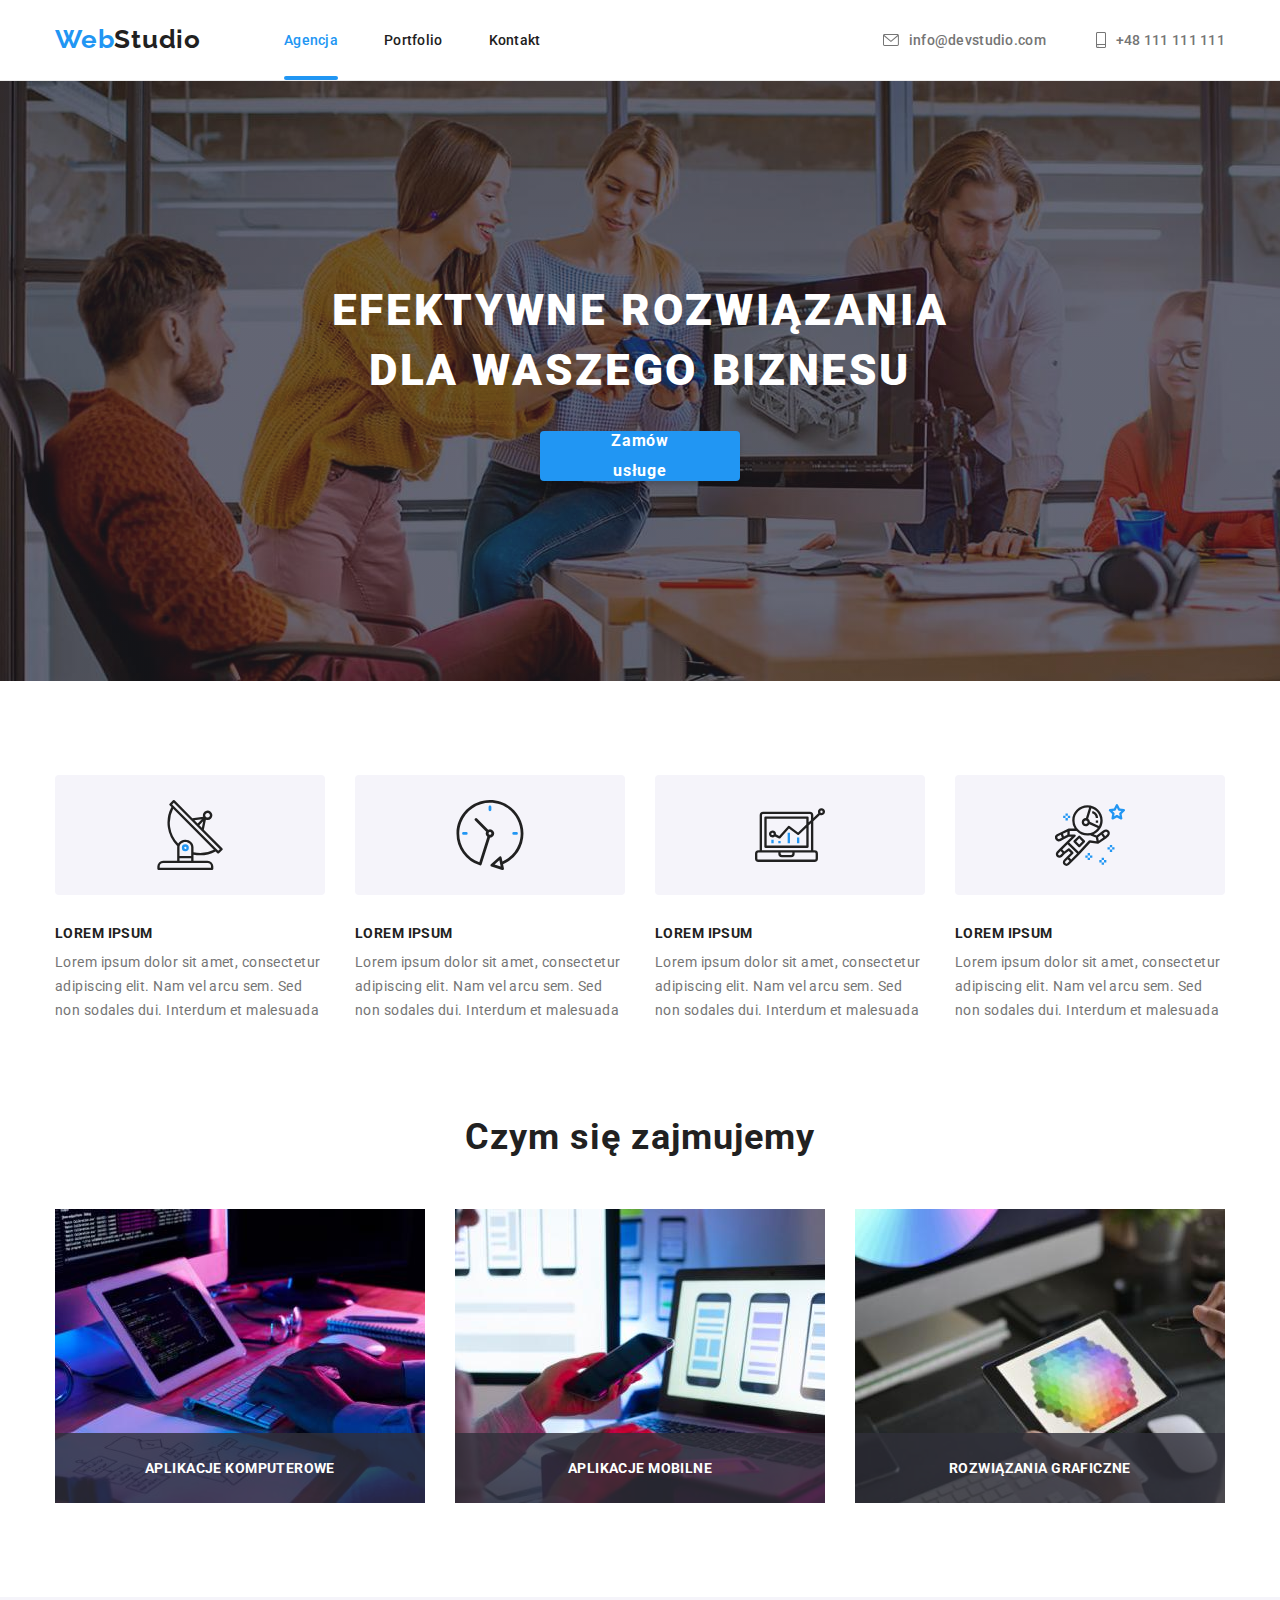
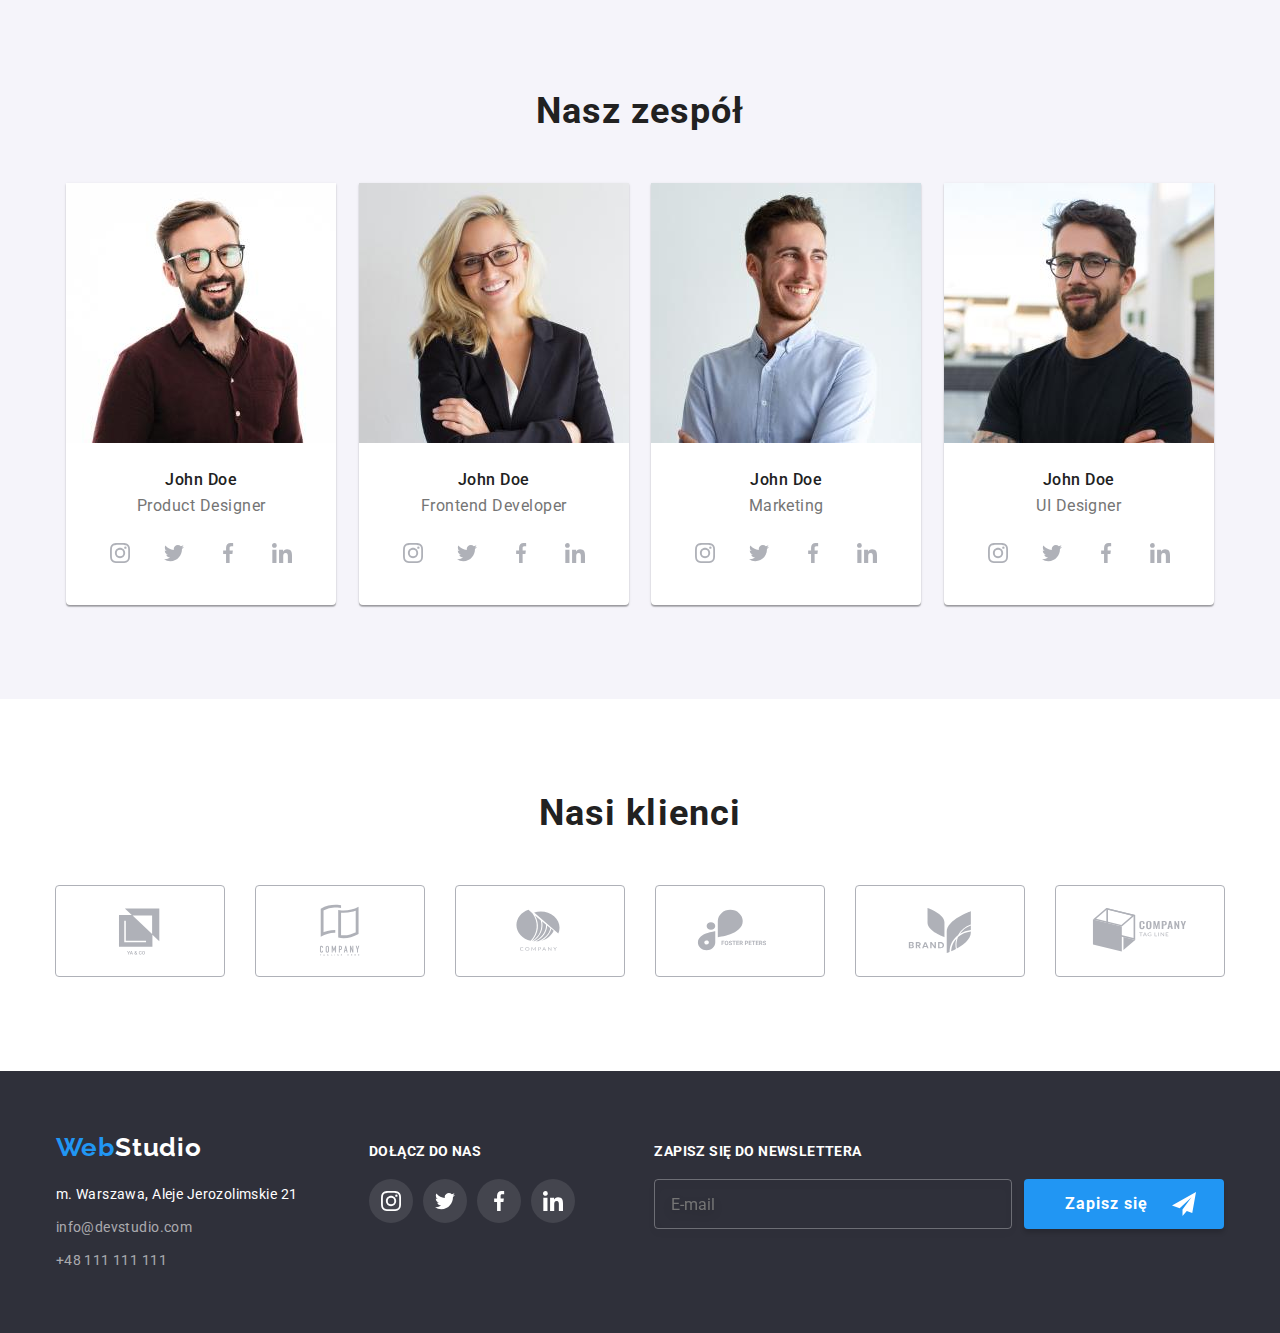
<file: index.html>
<!DOCTYPE html>
<html lang="pl">
	<head>
		<meta charset="UTF-8" />
		<meta http-equiv="X-UA-Compatible" content="IE=edge" />
		<meta name="description" content="Pierwszy projekt strony" />
		<meta name="viewport" content="width=device-width, initial-scale=1.0" />
		<link
			rel="stylesheet"
			href="https://cdnjs.cloudflare.com/ajax/libs/modern-normalize/1.1.0/modern-normalize.min.css"
		/>
		<link rel="preconnect" href="https://fonts.googleapis.com" />
		<link rel="preconnect" href="https://fonts.gstatic.com" crossorigin />
		<link
			href="https://fonts.googleapis.com/css2?family=Festive&family=Qahiri&family=Raleway:wght@700&family=Roboto:wght@400;500;700;900&family=Rubik:wght@300&display=swap"
			rel="stylesheet"
		/>
		<link rel="stylesheet" href="css/main.min.css" />
		<title>Studio</title>
	</head>

	<body>
		<header class="header">
			<div class="container">
				<a class="logo" href="index.html"
					>Web<span class="logo__accent--dark-theme">Studio</span></a
				>

				<nav class="navigation">
					<ul class="navigation__list list">
						<li class="navigation__item">
							<a
								class="navigation__link navigation__link--active"
								href="index.html"
								>Agencja</a
							>
						</li>
						<li class="navigation__item">
							<a class="navigation__link" href="portfolio.html">Portfolio</a>
						</li>
						<li class="navigation__item">
							<a class="navigation__link" href="#">Kontakt</a>
						</li>
					</ul>
				</nav>
				<div class="contact">
					<a class="email" href="mailto:info@devstudio.com">
						<svg class="email__icon">
							<use href="images/icons.svg#envelope"></use></svg
						>info@devstudio.com</a
					>
					<a href="tel:+48111111111" class="phone-number">
						<svg class="phone-number__icon">
							<use href="images/icons.svg#smartphone"></use>
						</svg>
						+48 111 111 111</a
					>
				</div>

				<button mobile-menu-open type="button" class="menu-mobile__open">
					<svg class="menu-mobile__open-icon">
						<use href="./images/icons.svg#open"></use>
					</svg>
				</button>
			</div>

			<div mobile-menu class="menu-mobile backdrop is-hidden">
				<button
					type="button"
					class="close-btn menu-mobile__close-btn"
					mobile-menu-close
				>
					<svg class="close-btn__icon">
						<use href="images/icons.svg#close-icon"></use>
					</svg>
				</button>

				<ul class="menu-mobile__list">
					<li class="menu-mobile__item list">
						<a
							class="menu-mobile__link menu-mobile__link--active"
							href="index.html"
							>Agencja</a
						>
					</li>
					<li class="menu-mobile__item list">
						<a class="menu-mobile__link" href="portfolio.html">Portfolio</a>
					</li>
					<li class="menu-mobile__item list">
						<a class="menu-mobile__link" href="#">Kontakt</a>
					</li>
				</ul>
				<ul class="mobile-contacts">
					<li class="mobile-contacts__item list">
						<a
							class="mobile-contacts__link mobile-contacts__link--accent"
							href="tel:+48111111111"
						>
							+48 111 111 111</a
						>
					</li>
					<li class="mobile-contacts__item list">
						<a class="mobile-contacts__link" href="mailto:info@devstudio.com">
							info@devstudio.com</a
						>
					</li>
				</ul>
				<ul class="mobile-socials">
					<li class="mobile-socials__item list">
						<a href="" class="mobile-socials__link">Instagram</a>
					</li>
					<li class="mobile-socials__item list">
						<a href="" class="mobile-socials__link">Twitter</a>
					</li>
					<li class="mobile-socials__item list">
						<a href="" class="mobile-socials__link">Facebook</a>
					</li>
					<li class="mobile-socials__item list">
						<a href="" class="mobile-socials__link">LinkedIn</a>
					</li>
				</ul>
			</div>
		</header>

		<section class="hero">
			<div class="container">
				<h1 class="hero__header">EFEKTYWNE ROZWIĄZANIA DLA WASZEGO BIZNESU</h1>
				<button class="primary-btn" type="button" data-modal-open>
					Zamów usługe
				</button>
			</div>
		</section>

		<!-- Modal -->

		<div class="backdrop is-hidden" data-modal>
			<div class="modal">
				<button type="button" class="close-btn" data-modal-close>
					<svg class="close-btn__icon">
						<use href="images/icons.svg#close-icon"></use>
					</svg>
				</button>
				<h2 class="modal__header">Zostaw swoje dane w formularzu poniżej</h2>

				<form
					action="#"
					name="contact_form"
					autocomplete="on"
					class="modal__form"
				>
					<label for="modal-form-input-username" class="modal__label"
						>Imie
					</label>

					<div class="modal__input--position">
						<input
							type="text"
							name="username"
							class="modal__input"
							id="modal-form-input-username"
							required
						/>
						<svg class="modal__icon">
							<use href="images/icons.svg#person-black"></use>
						</svg>
					</div>

					<label for="modal-form-input-phonenumber" class="modal__label"
						>Telefon</label
					>
					<div class="modal__input--position">
						<input
							type="tel"
							name="userphone"
							class="modal__input"
							id="modal-form-input-phonenumber"
							required
						/>
						<svg class="modal__icon">
							<use href="images/icons.svg#phone-black"></use>
						</svg>
					</div>
					<label for="modal-form-input-useremail" class="modal__label"
						>Email</label
					>
					<div class="modal__input--position">
						<input
							type="email"
							name="useremail"
							class="modal__input"
							id="modal-form-input-useremail"
							required
						/>
						<svg class="modal__icon">
							<use href="images/icons.svg#email-black"></use>
						</svg>
					</div>
					<label for="modal-form-textarea" class="modal__label"
						>Komentarz</label
					>
					<textarea
						name="userfeedback"
						id="modal-form-textarea"
						class="modal__textarea"
						placeholder="Wprowadź tekst"
					></textarea>
					<div class="modal__checkbox--position">
						<input
							type="checkbox"
							name="accept-terms"
							id="modal-form-checkbox"
							class="modal__checkbox visually-hidden"
							required
						/>

						<label for="modal-form-checkbox" class="modal__terms"
							>Oświadczam iż akceptuję
							<a href="#" class="modal__links"> Regulamin</a> i
							<a href="#" class="modal__links">Politykę Prywatności.</a></label
						>
					</div>

					<button type="submit" class="primary-btn">Wyślij</button>
				</form>
			</div>
		</div>

		<main>
			<!-- Our atributes -->

			<section class="atributes">
				<div class="container">
					<h2 hidden>Nasze atuty</h2>
					<ul class="atributes__list list">
						<li class="atributes__item">
							<div class="atributes--icon-wrapper">
								<svg class="atributes__icon">
									<use href="images/icons.svg#antenna"></use>
								</svg>
							</div>
							<p class="atributes__header">LOREM IPSUM</p>
							<p class="atributes__text">
								Lorem ipsum dolor sit amet, consectetur adipiscing elit. Nam vel
								arcu sem. Sed non sodales dui. Interdum et malesuada
							</p>
						</li>
						<li class="atributes__item">
							<div class="atributes--icon-wrapper">
								<svg class="atributes__icon">
									<use href="images/icons.svg#clock"></use>
								</svg>
							</div>
							<p class="atributes__header">LOREM IPSUM</p>
							<p class="atributes__text">
								Lorem ipsum dolor sit amet, consectetur adipiscing elit. Nam vel
								arcu sem. Sed non sodales dui. Interdum et malesuada
							</p>
						</li>
						<li class="atributes__item">
							<div class="atributes--icon-wrapper">
								<svg class="atributes__icon">
									<use href="images/icons.svg#diagram"></use>
								</svg>
							</div>
							<p class="atributes__header">LOREM IPSUM</p>
							<p class="atributes__text">
								Lorem ipsum dolor sit amet, consectetur adipiscing elit. Nam vel
								arcu sem. Sed non sodales dui. Interdum et malesuada
							</p>
						</li>
						<li class="atributes__item">
							<div class="atributes--icon-wrapper">
								<svg class="atributes__icon">
									<use href="images/icons.svg#astronaut"></use>
								</svg>
							</div>
							<p class="atributes__header">LOREM IPSUM</p>
							<p class="atributes__text">
								Lorem ipsum dolor sit amet, consectetur adipiscing elit. Nam vel
								arcu sem. Sed non sodales dui. Interdum et malesuada
							</p>
						</li>
					</ul>
				</div>
			</section>

			<!-- What we do-->

			<section class="what-we-do">
				<div class="container">
					<h2 class="second-header">Czym się zajmujemy</h2>
					<ul class="what-we-do__list list">
						<li class="what-we-do__item">
							<img
								class="what-we-do__img"
								src="images/images_mainpage/whatwedo/1img370x294.jpg"
								srcset="images/images_mainpage/whatwedo/1img370x294@2x.jpg 2x"
								alt="klawiatura na biurku"
								width="370"
								height="294"
							/>
							<span class="what-we-do__text">Aplikacje komputerowe</span>
						</li>
						<li class="what-we-do__item">
							<img
								class="what-we-do__img"
								src="images/images_mainpage/whatwedo/2img370x294.jpg"
								srcset="images/images_mainpage/whatwedo/2img370x294@2x.jpg 2x"
								alt="laptop na biurku"
								width="370"
								height="294"
							/>
							<span class="what-we-do__text">Aplikacje mobilne</span>
						</li>
						<li class="what-we-do__item">
							<img
								class="what-we-do__img"
								src="images/images_mainpage/whatwedo/3img370x294.jpg"
								srcset="images/images_mainpage/whatwedo/3img370x294@2x.jpg 2x"
								alt="tablet w ręku"
								width="370"
								height="294"
							/>
							<span class="what-we-do__text">Rozwiązania graficzne</span>
						</li>
					</ul>
				</div>
			</section>

			<!-- Our team-->

			<section class="our-team section">
				<div class="container">
					<h2 class="second-header">Nasz zespół</h2>
					<ul class="our-team__list list">
						<li class="our-team__item">
							<picture class="our-team__img">
								<source
									srcset="
										images/images_mainpage/ourteam/1person270x260.jpg    1x,
										images/images_mainpage/ourteam/1person270x260@2x.jpg 2x
									"
									media="(min-width: 1200px)"
								/>
								<source
									srcset="
										images/images_mainpage/ourteam/1person354x374.jpg    1x,
										images/images_mainpage/ourteam/1person354x374@2x.jpg 2x
									"
									media="(min-width: 768px)"
								/>
								<source
									srcset="
										images/images_mainpage/ourteam/1person450x460.jpg    1x,
										images/images_mainpage/ourteam/1person450x460@2x.jpg 2x
									"
									media="(min-width: 480px)"
								/>
								<img
									class="our-team__img"
									src="images/images_mainpage/ourteam/1person270x260.jpg"
									alt="facet w okularach"
								/>
							</picture>

							<h3 class="our-team__employee">John Doe</h3>
							<p class="our-team__occupation">Product Designer</p>
							<ul class="socials-list list">
								<li class="socials-list__item">
									<a href="#" class="socials-list__link">
										<svg class="socials-list__icon">
											<use href="images/icons.svg#instagram"></use>
										</svg>
									</a>
								</li>
								<li class="socials-list__item">
									<a href="#" class="socials-list__link"
										><svg class="socials-list__icon">
											<use href="images/icons.svg#twitter"></use></svg
									></a>
								</li>
								<li class="socials-list__item">
									<a href="#" class="socials-list__link"
										><svg class="socials-list__icon">
											<use href="images/icons.svg#facebook"></use></svg
									></a>
								</li>
								<li class="socials-list__item">
									<a href="#" class="socials-list__link"
										><svg class="socials-list__icon">
											<use href="images/icons.svg#linkedin"></use></svg
									></a>
								</li>
							</ul>
						</li>
						<li class="our-team__item">
							<picture class="our-team__img">
								<source
									srcset="
										images/images_mainpage/ourteam/2person270x260.jpg    1x,
										images/images_mainpage/ourteam/2person270x260@2x.jpg 2x
									"
									media="(min-width: 1200px)"
								/>
								<source
									srcset="
										images/images_mainpage/ourteam/2person354x374.jpg    1x,
										images/images_mainpage/ourteam/2person354x374@2x.jpg 2x
									"
									media="(min-width: 768px)"
								/>
								<source
									srcset="
										images/images_mainpage/ourteam/2person450x460.jpg    1x,
										images/images_mainpage/ourteam/2person450x460@2x.jpg 2x
									"
									media="(min-width: 480px)"
								/>
								<img
									class="our-team__img"
									src="images/images_mainpage/ourteam/2person270x260.jpg"
									alt="kobieta w okularach"
								/>
							</picture>

							<h3 class="our-team__employee">John Doe</h3>
							<p class="our-team__occupation">Frontend Developer</p>
							<ul class="socials-list list">
								<li class="socials-list__item">
									<a href="#" class="socials-list__link">
										<svg class="socials-list__icon">
											<use href="images/icons.svg#instagram"></use>
										</svg>
									</a>
								</li>
								<li class="socials-list__item">
									<a href="#" class="socials-list__link"
										><svg class="socials-list__icon">
											<use href="images/icons.svg#twitter"></use></svg
									></a>
								</li>
								<li class="socials-list__item">
									<a href="#" class="socials-list__link"
										><svg class="socials-list__icon">
											<use href="images/icons.svg#facebook"></use></svg
									></a>
								</li>
								<li class="socials-list__item">
									<a href="#" class="socials-list__link"
										><svg class="socials-list__icon">
											<use href="images/icons.svg#linkedin"></use></svg
									></a>
								</li>
							</ul>
						</li>
						<li class="our-team__item">
							<picture class="our-team__img">
								<source
									srcset="
										images/images_mainpage/ourteam/3person270x260.jpg    1x,
										images/images_mainpage/ourteam/3person270x260@2x.jpg 2x
									"
									media="(min-width: 1200px)"
								/>
								<source
									srcset="
										images/images_mainpage/ourteam/3person354x374.jpg    1x,
										images/images_mainpage/ourteam/3person354x374@2x.jpg 2x
									"
									media="(min-width: 768px)"
								/>
								<source
									srcset="
										images/images_mainpage/ourteam/3person450x460.jpg    1x,
										images/images_mainpage/ourteam/3person450x460@2x.jpg 2x
									"
									media="(min-width: 480px)"
								/>
								<img
									class="our-team__img"
									src="images/images_mainpage/ourteam/3person270x260.jpg"
									alt="facet bez okularów"
								/>
							</picture>

							<h3 class="our-team__employee">John Doe</h3>
							<p class="our-team__occupation">Marketing</p>
							<ul class="socials-list list">
								<li class="socials-list__item">
									<a href="#" class="socials-list__link">
										<svg class="socials-list__icon">
											<use href="images/icons.svg#instagram"></use>
										</svg>
									</a>
								</li>
								<li class="socials-list__item">
									<a href="#" class="socials-list__link"
										><svg class="socials-list__icon">
											<use href="images/icons.svg#twitter"></use></svg
									></a>
								</li>
								<li class="socials-list__item">
									<a href="#" class="socials-list__link"
										><svg class="socials-list__icon">
											<use href="images/icons.svg#facebook"></use></svg
									></a>
								</li>
								<li class="socials-list__item">
									<a href="#" class="socials-list__link"
										><svg class="socials-list__icon">
											<use href="images/icons.svg#linkedin"></use></svg
									></a>
								</li>
							</ul>
						</li>
						<li class="our-team__item">
							<picture class="our-team__img">
								<source
									srcset="
										images/images_mainpage/ourteam/4person270x260.jpg    1x,
										images/images_mainpage/ourteam/4person270x260@2x.jpg 2x
									"
									media="(min-width: 1200px)"
								/>
								<source
									srcset="
										images/images_mainpage/ourteam/4person354x374.jpg    1x,
										images/images_mainpage/ourteam/4person354x374@2x.jpg 2x
									"
									media="(min-width: 768px)"
								/>
								<source
									srcset="
										images/images_mainpage/ourteam/4person450x460.jpg    1x,
										images/images_mainpage/ourteam/4person450x460@2x.jpg 2x
									"
									media="(min-width: 480px)"
								/>
								<img
									class="our-team__img"
									src="images/images_mainpage/ourteam/4person270x260.jpg"
									alt="facet w okularach"
								/>
							</picture>
							<h3 class="our-team__employee">John Doe</h3>
							<p class="our-team__occupation">UI Designer</p>
							<ul class="socials-list list">
								<li class="socials-list__item">
									<a href="#" class="socials-list__link">
										<svg class="socials-list__icon">
											<use href="images/icons.svg#instagram"></use>
										</svg>
									</a>
								</li>
								<li class="socials-list__item">
									<a href="#" class="socials-list__link"
										><svg class="socials-list__icon">
											<use href="images/icons.svg#twitter"></use></svg
									></a>
								</li>
								<li class="socials-list__item">
									<a href="#" class="socials-list__link"
										><svg class="socials-list__icon">
											<use href="images/icons.svg#facebook"></use></svg
									></a>
								</li>
								<li class="socials-list__item">
									<a href="#" class="socials-list__link"
										><svg class="socials-list__icon">
											<use href="images/icons.svg#linkedin"></use></svg
									></a>
								</li>
							</ul>
						</li>
					</ul>
				</div>
			</section>

			<!-- Our Clients -->

			<section class="our-clients section">
				<div class="container">
					<h2 class="second-header">Nasi klienci</h2>
					<ul class="our-clients__list list">
						<li class="our-clients__item">
							<a href="#" class="our-clients__link">
								<svg class="our-clients__icon">
									<use href="images/icons.svg#Client1"></use>
								</svg>
							</a>
						</li>
						<li class="our-clients__item">
							<a href="#" class="our-clients__link"
								><svg class="our-clients__icon">
									<use href="images/icons.svg#Client2"></use></svg
							></a>
						</li>
						<li class="our-clients__item">
							<a href="#" class="our-clients__link"
								><svg class="our-clients__icon">
									<use href="images/icons.svg#Client3"></use></svg
							></a>
						</li>
						<li class="our-clients__item">
							<a href="#" class="our-clients__link"
								><svg class="our-clients__icon">
									<use href="images/icons.svg#Client4"></use></svg
							></a>
						</li>
						<li class="our-clients__item">
							<a href="#" class="our-clients__link"
								><svg class="our-clients__icon">
									<use href="images/icons.svg#Client5"></use></svg
							></a>
						</li>
						<li class="our-clients__item">
							<a href="#" class="our-clients__link"
								><svg class="our-clients__icon">
									<use href="images/icons.svg#Client6"></use></svg
							></a>
						</li>
					</ul>
				</div>
			</section>
		</main>

		<footer class="footer">
			<div class="container section">
				<div class="address__wrapper">
					<a class="logo logo--footer" href="index.html"
						>Web<span class="logo__accent--light-theme">Studio</span></a
					>
					<address class="address">
						<ul class="address-list list">
							<li class="address-list__item">
								<a
									class="address-list__link address-list__link--light-theme"
									href="https://goo.gl/maps/AZBb3oWcoWajxazx5"
									target="_blank"
									>m. Warszawa, Aleje Jerozolimskie 21</a
								>
							</li>
							<li class="address-list__item">
								<a class="address-list__link" href="mailto:info@devstudio.com"
									>info@devstudio.com</a
								>
							</li>
							<li class="address-list__item">
								<a class="address-list__link" href="tel:+48111111111"
									>+48 111 111 111</a
								>
							</li>
						</ul>
					</address>
				</div>
				<div class="join-us__wrapper">
					<p class="join-us">DOŁĄCZ DO NAS</p>
					<ul class="socials-list list">
						<li class="socials-list__item social-padding">
							<a href="#" class="socials-list__link join-us--grey-link-theme">
								<svg class="socials-list__icon join-us--white-icon-theme">
									<use href="images/icons.svg#instagram"></use>
								</svg>
							</a>
						</li>
						<li class="socials-list__item social-padding">
							<a href="#" class="socials-list__link join-us--grey-link-theme"
								><svg class="socials-list__icon join-us--white-icon-theme">
									<use href="images/icons.svg#twitter"></use></svg
							></a>
						</li>
						<li class="socials-list__item social-padding">
							<a href="#" class="socials-list__link join-us--grey-link-theme"
								><svg class="socials-list__icon join-us--white-icon-theme">
									<use href="images/icons.svg#facebook"></use></svg
							></a>
						</li>
						<li class="socials-list__item social-padding">
							<a href="#" class="socials-list__link join-us--grey-link-theme"
								><svg class="socials-list__icon join-us--white-icon-theme">
									<use href="images/icons.svg#linkedin"></use></svg
							></a>
						</li>
					</ul>
				</div>
				<div class="sign-up__wrapper">
					<p class="sing-up">Zapisz się do newslettera</p>
					<form
						action="#"
						class="sign-up__form"
						name="signup_form"
						autocomplete="on"
					>
						<input
							class="sign-up__input"
							type="email"
							name="email"
							placeholder="E-mail"
							required
						/>

						<button class="primary-btn sign-up__btn" type="submit">
							Zapisz się
							<svg class="sign-up__icon">
								<use href="images/icons.svg#icon-send"></use>
							</svg>
						</button>
					</form>
				</div>
			</div>
		</footer>

		<script src="js/modal.js"></script>
		<script src="js/mobile-menu.js"></script>
	</body>
</html>
</file>
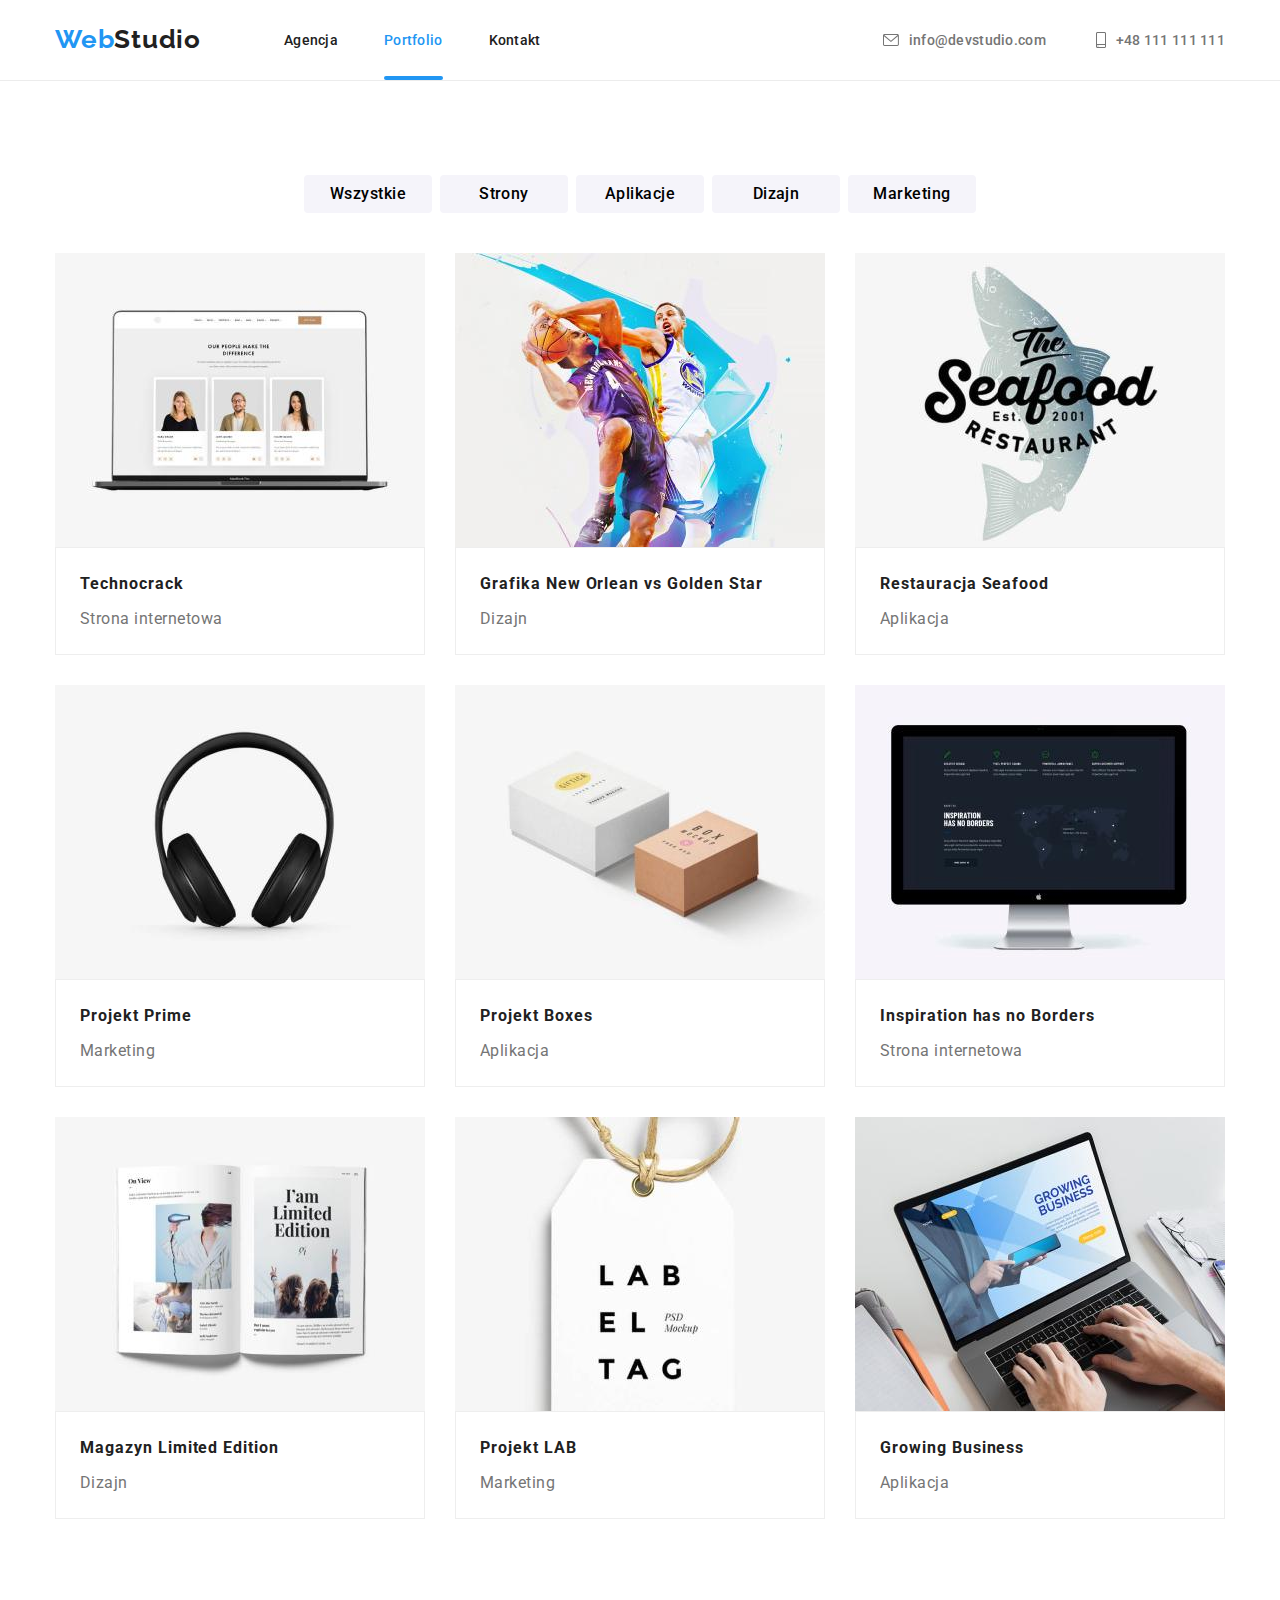
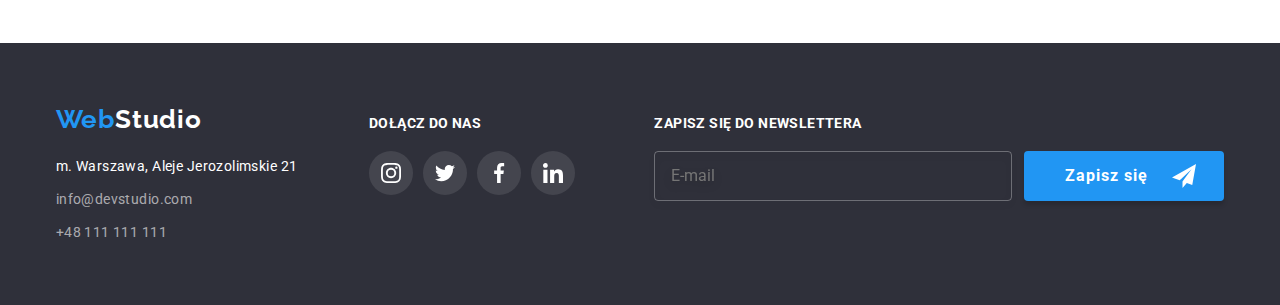
<file: portfolio.html>
<!DOCTYPE html>
<html lang="pl">
	<head>
		<meta charset="UTF-8" />
		<meta http-equiv="X-UA-Compatible" content="IE=edge" />
		<meta name="description" content="Pierwszy projekt strony" />
		<meta name="viewport" content="width=device-width, initial-scale=1.0" />

		<link
			rel="stylesheet"
			href="https://cdnjs.cloudflare.com/ajax/libs/modern-normalize/1.1.0/modern-normalize.min.css"
		/>
		<link rel="preconnect" href="https://fonts.googleapis.com" />
		<link rel="preconnect" href="https://fonts.gstatic.com" crossorigin />
		<link
			href="https://fonts.googleapis.com/css2?family=Festive&family=Qahiri&family=Raleway:wght@700&family=Roboto:wght@400;500;700;900&family=Rubik:wght@300&display=swap"
			rel="stylesheet"
		/>
		<link rel="stylesheet" href="css/main.min.css" />
		<title>Studio</title>
	</head>

	<body>
		<header class="header">
			<div class="container">
				<a class="logo" href="index.html"
					>Web<span class="logo__accent--dark-theme">Studio</span></a
				>

				<nav class="navigation">
					<ul class="navigation__list list">
						<li class="navigation__item">
							<a class="navigation__link" href="index.html">Agencja</a>
						</li>
						<li class="navigation__item">
							<a
								class="navigation__link navigation__link--active"
								href="portfolio.html"
								>Portfolio</a
							>
						</li>
						<li class="navigation__item">
							<a class="navigation__link" href="#">Kontakt</a>
						</li>
					</ul>
				</nav>
				<div class="contact">
					<a class="email" href="mailto:info@devstudio.com">
						<svg class="email__icon">
							<use href="images/icons.svg#envelope"></use></svg
						>info@devstudio.com</a
					>
					<a href="tel:+48111111111" class="phone-number">
						<svg class="phone-number__icon">
							<use href="images/icons.svg#smartphone"></use>
						</svg>
						+48 111 111 111</a
					>
				</div>

				<button mobile-menu-open type="button" class="menu-mobile__open">
					<svg class="menu-mobile__open-icon">
						<use href="./images/icons.svg#open"></use>
					</svg>
				</button>
			</div>

			<div mobile-menu class="menu-mobile backdrop is-hidden">
				<button
					type="button"
					class="close-btn menu-mobile__close-btn"
					mobile-menu-close
				>
					<svg class="close-btn__icon">
						<use href="images/icons.svg#close-icon"></use>
					</svg>
				</button>

				<ul class="menu-mobile__list">
					<li class="menu-mobile__item list">
						<a class="menu-mobile__link" href="index.html">Agencja</a>
					</li>
					<li class="menu-mobile__item list">
						<a
							class="menu-mobile__link menu-mobile__link--active"
							href="portfolio.html"
							>Portfolio</a
						>
					</li>
					<li class="menu-mobile__item list">
						<a class="menu-mobile__link" href="#">Kontakt</a>
					</li>
				</ul>
				<ul class="mobile-contacts">
					<li class="mobile-contacts__item list">
						<a
							class="mobile-contacts__link mobile-contacts__link--accent"
							href="tel:+48111111111"
						>
							+48 111 111 111</a
						>
					</li>
					<li class="mobile-contacts__item list">
						<a class="mobile-contacts__link" href="mailto:info@devstudio.com">
							info@devstudio.com</a
						>
					</li>
				</ul>
				<ul class="mobile-socials">
					<li class="mobile-socials__item list">
						<a href="" class="mobile-socials__link">Instagram</a>
					</li>
					<li class="mobile-socials__item list">
						<a href="" class="mobile-socials__link">Twitter</a>
					</li>
					<li class="mobile-socials__item list">
						<a href="" class="mobile-socials__link">Facebook</a>
					</li>
					<li class="mobile-socials__item list">
						<a href="" class="mobile-socials__link">LinkedIn</a>
					</li>
				</ul>
			</div>
		</header>

		<main>
			<section class="portfolio section">
				<div class="container">
					<ul class="filters__list list">
						<li class="filters__item">
							<button class="filters__btn" type="button">Wszystkie</button>
						</li>
						<li class="filters__item">
							<button class="filters__btn" type="button">Strony</button>
						</li>
						<li class="filters__item">
							<button class="filters__btn" type="button">Aplikacje</button>
						</li>
						<li class="filters__item">
							<button class="filters__btn" type="button">Dizajn</button>
						</li>
						<li class="filters__item">
							<button class="filters__btn" type="button">Marketing</button>
						</li>
					</ul>

					<ul class="projects__list list">
						<li class="projects__item">
							<div class="projects__wrapper">
								<picture class="projects__img">
									<source
										srcset="
											images/images_portfolio/1img370x294.jpg    1x,
											images/images_portfolio/1img370x294@2x.jpg 2x
										"
										media="(min-width: 1200px)"
									/>
									<source
										srcset="
											images/images_portfolio/1img354x294.jpg    1x,
											images/images_portfolio/1img354x294@2x.jpg 2x
										"
										media="(min-width: 768px)"
									/>
									<source
										srcset="
											images/images_portfolio/1img450x294.jpg    1x,
											images/images_portfolio/1img450x294@2x.jpg 2x
										"
										media="(min-width: 480px)"
									/>
									<img
										class="projects__img"
										src="images/images_portfolio/1img320x240.jpg "
										alt="obrazek otwartego laptopa"
									/>
								</picture>

								<div class="projects__text-popup">
									<p>
										Technocrack jest popularną platformą wykorzystywaną do
										rozpowszechniania koronawirusa. Firmy wykorzystują tę
										platformę do celów szpiegowskich i ataków na
										niezabezpieczone serwery konkurencji
									</p>
								</div>
							</div>
							<div class="projects__border">
								<p class="projects__title">Technocrack</p>
								<p class="projects__type">Strona internetowa</p>
							</div>
						</li>
						<li class="projects__item">
							<div class="projects__wrapper">
								<picture class="projects__img">
									<source
										srcset="
											images/images_portfolio/2img370x294.jpg    1x,
											images/images_portfolio/2img370x294@2x.jpg 2x
										"
										media="(min-width: 1200px)"
									/>
									<source
										srcset="
											images/images_portfolio/2img354x294.jpg    1x,
											images/images_portfolio/2img354x294@2x.jpg 2x
										"
										media="(min-width: 768px)"
									/>
									<source
										srcset="
											images/images_portfolio/2img450x294.jpg    1x,
											images/images_portfolio/2img450x294@2x.jpg 2x
										"
										media="(min-width: 480px)"
									/>
									<img
										class="projects__img"
										src="images/images_portfolio/2img320x240.jpg "
										alt="obrazek dwóch koszykarzy New Orlean i Golden Star"
									/>
								</picture>

								<div class="projects__text-popup">
									<p>
										Technocrack jest popularną platformą wykorzystywaną do
										rozpowszechniania koronawirusa. Firmy wykorzystują tę
										platformę do celów szpiegowskich i ataków na
										niezabezpieczone serwery konkurencji
									</p>
								</div>
							</div>
							<div class="projects__border">
								<p class="projects__title">Grafika New Orlean vs Golden Star</p>
								<p class="projects__type">Dizajn</p>
							</div>
						</li>
						<li class="projects__item">
							<div class="projects__wrapper">
								<picture class="projects__img">
									<source
										srcset="
											images/images_portfolio/3img370x294.jpg    1x,
											images/images_portfolio/3img370x294@2x.jpg 2x
										"
										media="(min-width: 1200px)"
									/>
									<source
										srcset="
											images/images_portfolio/3img354x294.jpg    1x,
											images/images_portfolio/3img354x294@2x.jpg 2x
										"
										media="(min-width: 768px)"
									/>
									<source
										srcset="
											images/images_portfolio/3img450x294.jpg    1x,
											images/images_portfolio/3img450x294@2x.jpg 2x
										"
										media="(min-width: 480px)"
									/>
									<img
										class="projects__img"
										src="images/images_portfolio/3img320x240.jpg "
										alt="logo restauracji Seafood"
									/>
								</picture>

								<div class="projects__text-popup">
									<p>
										Technocrack jest popularną platformą wykorzystywaną do
										rozpowszechniania koronawirusa. Firmy wykorzystują tę
										platformę do celów szpiegowskich i ataków na
										niezabezpieczone serwery konkurencji
									</p>
								</div>
							</div>
							<div class="projects__border">
								<p class="projects__title">Restauracja Seafood</p>
								<p class="projects__type">Aplikacja</p>
							</div>
						</li>
						<li class="projects__item">
							<div class="projects__wrapper">
								<picture class="projects__img">
									<source
										srcset="
											images/images_portfolio/4img370x294.jpg    1x,
											images/images_portfolio/4img370x294@2x.jpg 2x
										"
										media="(min-width: 1200px)"
									/>
									<source
										srcset="
											images/images_portfolio/4img354x294.jpg    1x,
											images/images_portfolio/4img354x294@2x.jpg 2x
										"
										media="(min-width: 768px)"
									/>
									<source
										srcset="
											images/images_portfolio/4img450x294.jpg    1x,
											images/images_portfolio/4img450x294@2x.jpg 2x
										"
										media="(min-width: 480px)"
									/>
									<img
										class="projects__img"
										src="images/images_portfolio/4img320x240.jpg "
										alt="obrazek słuchawek"
									/>
								</picture>
								<div class="projects__text-popup">
									<p>
										Technocrack jest popularną platformą wykorzystywaną do
										rozpowszechniania koronawirusa. Firmy wykorzystują tę
										platformę do celów szpiegowskich i ataków na
										niezabezpieczone serwery konkurencji
									</p>
								</div>
							</div>
							<div class="projects__border">
								<p class="projects__title">Projekt Prime</p>
								<p class="projects__type">Marketing</p>
							</div>
						</li>
						<li class="projects__item">
							<div class="projects__wrapper">
								<picture class="projects__img">
									<source
										srcset="
											images/images_portfolio/5img370x294.jpg    1x,
											images/images_portfolio/5img370x294@2x.jpg 2x
										"
										media="(min-width: 1200px)"
									/>
									<source
										srcset="
											images/images_portfolio/5img354x294.jpg    1x,
											images/images_portfolio/5img354x294@2x.jpg 2x
										"
										media="(min-width: 768px)"
									/>
									<source
										srcset="
											images/images_portfolio/5img450x294.jpg    1x,
											images/images_portfolio/5img450x294@2x.jpg 2x
										"
										media="(min-width: 480px)"
									/>
									<img
										class="projects__img"
										src="images/images_portfolio/5img320x240.jpg "
										alt="obrazek z dwoma pudełkami"
									/>
								</picture>
								<div class="projects__text-popup">
									<p>
										Technocrack jest popularną platformą wykorzystywaną do
										rozpowszechniania koronawirusa. Firmy wykorzystują tę
										platformę do celów szpiegowskich i ataków na
										niezabezpieczone serwery konkurencji
									</p>
								</div>
							</div>
							<div class="projects__border">
								<p class="projects__title">Projekt Boxes</p>
								<p class="projects__type">Aplikacja</p>
							</div>
						</li>
						<li class="projects__item">
							<div class="projects__wrapper">
								<picture class="projects__img">
									<source
										srcset="
											images/images_portfolio/6img370x294.jpg    1x,
											images/images_portfolio/6img370x294@2x.jpg 2x
										"
										media="(min-width: 1200px)"
									/>
									<source
										srcset="
											images/images_portfolio/6img354x294.jpg    1x,
											images/images_portfolio/6img354x294@2x.jpg 2x
										"
										media="(min-width: 768px)"
									/>
									<source
										srcset="
											images/images_portfolio/6img450x294.jpg    1x,
											images/images_portfolio/6img450x294@2x.jpg 2x
										"
										media="(min-width: 480px)"
									/>
									<img
										class="projects__img"
										src="images/images_portfolio/6img320x240.jpg "
										alt="obrazek monitora"
									/>
								</picture>
								<div class="projects__text-popup">
									<p>
										Technocrack jest popularną platformą wykorzystywaną do
										rozpowszechniania koronawirusa. Firmy wykorzystują tę
										platformę do celów szpiegowskich i ataków na
										niezabezpieczone serwery konkurencji
									</p>
								</div>
							</div>
							<div class="projects__border">
								<p class="projects__title">Inspiration has no Borders</p>
								<p class="projects__type">Strona internetowa</p>
							</div>
						</li>
						<li class="projects__item">
							<div class="projects__wrapper">
								<picture class="projects__img">
									<source
										srcset="
											images/images_portfolio/7img370x294.jpg    1x,
											images/images_portfolio/7img370x294@2x.jpg 2x
										"
										media="(min-width: 1200px)"
									/>
									<source
										srcset="
											images/images_portfolio/7img354x294.jpg    1x,
											images/images_portfolio/7img354x294@2x.jpg 2x
										"
										media="(min-width: 768px)"
									/>
									<source
										srcset="
											images/images_portfolio/7img450x294.jpg    1x,
											images/images_portfolio/7img450x294@2x.jpg 2x
										"
										media="(min-width: 480px)"
									/>
									<img
										class="projects__img"
										src="images/images_portfolio/7img320x240.jpg "
										alt="obrazek otwartego magazynu"
									/>
								</picture>
								<div class="projects__text-popup">
									<p>
										Technocrack jest popularną platformą wykorzystywaną do
										rozpowszechniania koronawirusa. Firmy wykorzystują tę
										platformę do celów szpiegowskich i ataków na
										niezabezpieczone serwery konkurencji
									</p>
								</div>
							</div>
							<div class="projects__border">
								<p class="projects__title">Magazyn Limited Edition</p>
								<p class="projects__type">Dizajn</p>
							</div>
						</li>
						<li class="projects__item">
							<div class="projects__wrapper">
								<picture class="projects__img">
									<source
										srcset="
											images/images_portfolio/8img370x294.jpg    1x,
											images/images_portfolio/8img370x294@2x.jpg 2x
										"
										media="(min-width: 1200px)"
									/>
									<source
										srcset="
											images/images_portfolio/8img354x294.jpg    1x,
											images/images_portfolio/8img354x294@2x.jpg 2x
										"
										media="(min-width: 768px)"
									/>
									<source
										srcset="
											images/images_portfolio/8img450x294.jpg    1x,
											images/images_portfolio/8img450x294@2x.jpg 2x
										"
										media="(min-width: 480px)"
									/>
									<img
										class="projects__img"
										src="images/images_portfolio/8img320x240.jpg "
										alt="obrazek z metką"
									/>
								</picture>
								<div class="projects__text-popup">
									<p>
										Technocrack jest popularną platformą wykorzystywaną do
										rozpowszechniania koronawirusa. Firmy wykorzystują tę
										platformę do celów szpiegowskich i ataków na
										niezabezpieczone serwery konkurencji
									</p>
								</div>
							</div>
							<div class="projects__border">
								<p class="projects__title">Projekt LAB</p>
								<p class="projects__type">Marketing</p>
							</div>
						</li>
						<li class="projects__item">
							<div class="projects__wrapper">
								<picture class="projects__img">
									<source
										srcset="
											images/images_portfolio/9img370x294.jpg    1x,
											images/images_portfolio/9img370x294@2x.jpg 2x
										"
										media="(min-width: 1200px)"
									/>
									<source
										srcset="
											images/images_portfolio/9img354x294.jpg    1x,
											images/images_portfolio/9img354x294@2x.jpg 2x
										"
										media="(min-width: 768px)"
									/>
									<source
										srcset="
											images/images_portfolio/9img450x294.jpg    1x,
											images/images_portfolio/9img450x294@2x.jpg 2x
										"
										media="(min-width: 480px)"
									/>
									<img
										class="projects__img"
										src="images/images_portfolio/9img320x240.jpg "
										alt="obrazek otwartego laptopa"
									/>
								</picture>
								<div class="projects__text-popup">
									<p>
										Technocrack jest popularną platformą wykorzystywaną do
										rozpowszechniania koronawirusa. Firmy wykorzystują tę
										platformę do celów szpiegowskich i ataków na
										niezabezpieczone serwery konkurencji
									</p>
								</div>
							</div>
							<div class="projects__border">
								<p class="projects__title">Growing Business</p>
								<p class="projects__type">Aplikacja</p>
							</div>
						</li>
					</ul>
				</div>
			</section>
		</main>

		<footer class="footer">
			<div class="container section">
				<div class="address__wrapper">
					<a class="logo logo--footer" href="index.html"
						>Web<span class="logo__accent--light-theme">Studio</span></a
					>
					<address class="address">
						<ul class="address-list list">
							<li class="address-list__item">
								<a
									class="address-list__link address-list__link--light-theme"
									href="https://goo.gl/maps/AZBb3oWcoWajxazx5"
									target="_blank"
									>m. Warszawa, Aleje Jerozolimskie 21</a
								>
							</li>
							<li class="address-list__item">
								<a class="address-list__link" href="mailto:info@devstudio.com"
									>info@devstudio.com</a
								>
							</li>
							<li class="address-list__item">
								<a class="address-list__link" href="tel:+48111111111"
									>+48 111 111 111</a
								>
							</li>
						</ul>
					</address>
				</div>
				<div class="join-us__wrapper">
					<p class="join-us">DOŁĄCZ DO NAS</p>
					<ul class="socials-list list">
						<li class="socials-list__item social-padding">
							<a href="#" class="socials-list__link join-us--grey-link-theme">
								<svg class="socials-list__icon join-us--white-icon-theme">
									<use href="images/icons.svg#instagram"></use>
								</svg>
							</a>
						</li>
						<li class="socials-list__item social-padding">
							<a href="#" class="socials-list__link join-us--grey-link-theme"
								><svg class="socials-list__icon join-us--white-icon-theme">
									<use href="images/icons.svg#twitter"></use></svg
							></a>
						</li>
						<li class="socials-list__item social-padding">
							<a href="#" class="socials-list__link join-us--grey-link-theme"
								><svg class="socials-list__icon join-us--white-icon-theme">
									<use href="images/icons.svg#facebook"></use></svg
							></a>
						</li>
						<li class="socials-list__item social-padding">
							<a href="#" class="socials-list__link join-us--grey-link-theme"
								><svg class="socials-list__icon join-us--white-icon-theme">
									<use href="images/icons.svg#linkedin"></use></svg
							></a>
						</li>
					</ul>
				</div>
				<div class="sign-up__wrapper">
					<p class="sing-up">Zapisz się do newslettera</p>
					<form
						action="#"
						class="sign-up__form"
						name="signup_form"
						autocomplete="on"
					>
						<input
							class="sign-up__input"
							type="email"
							name="email"
							placeholder="E-mail"
							required
						/>

						<button class="primary-btn sign-up__btn" type="submit">
							Zapisz się
							<svg class="sign-up__icon">
								<use href="images/icons.svg#icon-send"></use>
							</svg>
						</button>
					</form>
				</div>
			</div>
		</footer>
		<script src="js/mobile-menu.js"></script>
	</body>
</html>
</file>
<file: css/main.min.css>
.visually-hidden{position:absolute !important;top:18px;left:5px;clip:rect(1px 1px 1px 1px);clip:rect(1px, 1px, 1px, 1px);padding:0 !important;border:0 !important;height:1px !important;width:1px !important;overflow:hidden}@media screen and (min-width: 1200px){.visually-hidden{left:14px}}body{font-family:"Roboto",sans-serif;color:#212121}button{font-family:inherit}h1,h2,h3,h4,h5,h6{margin:0;padding:0}p{margin:0;padding:0}ul,ol{margin:0;padding:0}img{display:block}a{text-decoration:none}.list{list-style:none}.container{width:100%;min-width:320px;padding:0 15px}.hero .container{height:400px;display:flex;flex-direction:column;justify-content:center;margin:0 auto}.our-team .container{display:block}.our-clients .container{display:block}.footer .container{display:block;text-align:center}.portfolio .container{display:block}@media screen and (min-width: 320px){.container{display:flex;justify-content:space-between;align-items:center}}@media screen and (min-width: 768px){.container{display:flex;align-items:center;padding:0 15px}.footer .container{display:flex;flex-wrap:wrap;justify-content:space-around;align-items:baseline}}@media screen and (min-width: 1200px){.container{max-width:1200px;height:auto;padding:0 15px;margin:0 auto}.hero .container{height:600px}.what-we-do .container{display:block}.footer .container{padding-top:60px;display:flex;text-align:left}}.section{padding-top:60px;padding-bottom:60px}@media screen and (min-width: 1200px){.section{padding-top:94px;padding-bottom:94px}.footer .section{padding-bottom:60px}}.close-btn{display:flex;justify-content:center;align-items:center;position:absolute;top:8px;right:8px;width:30px;height:30px;border-radius:50%;background:#fff;border:1px solid rgba(0,0,0,0.1);cursor:pointer}.close-btn__icon{width:18px;height:18px}.logo{font-family:"Raleway",sans-serif;font-style:normal;font-weight:700;font-size:24px;line-height:1.167;letter-spacing:0.03em;color:#2196f3;padding-top:16px;padding-bottom:16px}.logo__accent--dark-theme{color:#212121}.logo__accent--light-theme{color:#fff}@media screen and (min-width: 768px){.logo{padding-top:26px;padding-bottom:26px;margin-right:83px}.logo--footer{margin-right:0}}@media screen and (min-width: 1200px){.logo{font-size:26px;line-height:1.192;padding-top:24px;padding-bottom:25px}}.backdrop{position:fixed;z-index:9999;display:flex;background:rgba(0,0,0,0.2);left:0;right:0;top:0;bottom:0;transition:transform 250ms cubic-bezier(0.4, 0, 0.2, 1),opacity 250ms cubic-bezier(0.4, 0, 0.2, 1),visibility 250ms cubic-bezier(0.4, 0, 0.2, 1)}.is-hidden{visibility:hidden;opacity:0;pointer-events:none;transform:scale(10%)}.modal{width:450px;height:609px;background:#fff;box-shadow:0px 1px 3px rgba(0,0,0,0.12),0px 1px 1px rgba(0,0,0,0.14),0px 2px 1px rgba(0,0,0,0.2);border-radius:4px;margin:auto;position:relative;padding:0 40px}.modal__header{font-weight:700;font-size:20px;line-height:1.15;text-align:center;letter-spacing:0.03em;padding:40px 0 12px}.modal__form{display:flex;flex-direction:column}.modal__label{font-weight:normal;font-size:12px;line-height:1.167;letter-spacing:0.01em;color:#757575;margin-bottom:4px}.modal__icon{width:18px;height:18px;position:absolute;left:12px;top:11px;fill:currentColor;transition:color 250ms cubic-bezier(0.4, 0, 0.2, 1)}.modal__links{text-decoration-line:underline;text-decoration-skip-ink:none;color:#2196f3}.modal__input{position:relative;border:1px solid rgba(33,33,33,0.2);border-radius:4px;height:40px;padding-left:42px;width:100%;margin-bottom:10px;transition:border-color 250ms cubic-bezier(0.4, 0, 0.2, 1)}.modal__input:focus{outline:none;border-color:#2196f3}.modal__input:focus+.modal__icon{color:#2196f3}.modal__input--position{position:relative}.modal__textarea{width:100%;height:120px;padding:12px 16px;border:1px solid rgba(33,33,33,0.2);border-radius:4px;margin-bottom:20px;resize:none;transition:border-color 250ms cubic-bezier(0.4, 0, 0.2, 1)}.modal__textarea:focus{outline:none;border-color:#2196f3}.modal__textarea::placeholder{font-weight:400;font-size:16px;line-height:1.167;letter-spacing:0.01em;color:rgba(117,117,117,0.5)}.modal__terms{display:inline-block;width:100%;font-weight:400;font-size:12px;line-height:1.167;letter-spacing:0.03em;color:#757575;text-align:center}.modal__terms::before{position:absolute;top:3px;left:-3px;display:inline-block;content:"";width:16px;height:16px;border:2px solid #212121;border-radius:1px;transition:background-color 250ms cubic-bezier(0.4, 0, 0.2, 1),border 250ms cubic-bezier(0.4, 0, 0.2, 1)}.modal__checkbox--position{margin-bottom:30px;position:relative}.modal__checkbox:checked+.modal__terms::before{background-color:#2196f3;border:none;background-image:url(../images/submit-icon.svg);background-repeat:no-repeat;background-position:center}@media screen and (min-width: 1200px){.modal{width:528px;height:581px}.modal__terms{font-size:14px;line-height:1.714}.modal__terms::before{left:6px}}.primary-btn{background-color:#2196f3;box-shadow:0px 4px 4px rgba(0,0,0,0.15);border-radius:4px;font-weight:700;font-size:16px;line-height:1.875;display:flex;align-items:center;justify-content:center;text-align:center;letter-spacing:0.06em;color:#fff;padding:10px 41px;margin:0 auto;border:none;width:200px;height:50px}.primary-btn:hover{cursor:pointer}.socials-list{display:flex;align-items:center;justify-content:center;margin-bottom:30px}.socials-list__icon{width:20px;height:20px;fill:currentColor}.socials-list__item:not(:last-child){padding-right:10px}.socials-list__link{display:flex;align-items:center;justify-content:center;width:44px;height:44px;border-radius:50%;padding:12px;color:#afb1b8;transition:background-color 250ms cubic-bezier(0.4, 0, 0.2, 1),color 250ms cubic-bezier(0.4, 0, 0.2, 1)}.socials-list__link:hover,.socials-list__link:focus{background-color:#2196f3;color:#fff}.second-header{font-weight:700;font-size:28px;line-height:1.179;text-align:center;letter-spacing:0.03em;padding-bottom:30px}@media screen and (min-width: 1200px){.second-header{font-size:36px;line-height:1.166;padding-bottom:50px}}.menu-mobile{background-color:#fff;flex-direction:column}.menu-mobile__open{width:40px;height:40px;background-color:transparent;border:none}.menu-mobile__close-btn{top:13px;right:20px}.menu-mobile__list{margin-top:48px;margin-bottom:302px;margin-left:40px}.menu-mobile__item:not(:last-child){margin-bottom:32px}.menu-mobile__open-icon{width:24px;height:16px;fill:#212121}.menu-mobile__open-icon:focus,.menu-mobile__open-icon:hover{fill:#2196f3}.menu-mobile__link{color:#212121;font-size:40px;font-weight:500;line-height:1.175;letter-spacing:0.02em}.menu-mobile__link--active{color:#2196f3}.mobile-contacts{margin-bottom:64px;margin-left:40px}.mobile-contacts__link{color:#757575;font-size:24px;font-weight:500;line-height:1.167;letter-spacing:0.02em}.mobile-contacts__link--accent{color:#2196f3;font-size:34px;font-weight:500;line-height:1.176;letter-spacing:0.02em}.mobile-contacts__item:not(:last-child){margin-bottom:32px}.mobile-socials{display:flex;margin-left:40px}.mobile-socials__link{color:#2196f3;font-size:18px;font-weight:500;line-height:1.222;letter-spacing:0.02em}.mobile-socials__item{margin-right:20px;position:relative}.mobile-socials__item:not(:first-child)::after{position:absolute;top:0;left:-10px;content:"";display:block;width:1px;height:22px;background-color:rgba(33,33,33,0.2)}.header{border-bottom:1px solid #ececec}.navigation,.phone-number,.email{display:none}@media screen and (min-width: 768px){.menu-mobile__open{display:none}.navigation{display:flex}.navigation__list{display:flex}.navigation__item:not(:last-child){margin-right:60px}.navigation__link{color:#212121;position:relative}.navigation__link::after{content:"";width:0;height:4px;background:#2196f3;border-radius:2px;position:absolute;bottom:-32px;right:0;transition:width 250ms cubic-bezier(0.4, 0, 0.2, 1)}.navigation__link:hover:after,.navigation__link:focus:after{width:100%;left:0}.navigation__link:hover,.navigation__link:focus{color:#2196f3}.navigation__link.navigation__link--active{color:#2196f3;position:relative}.navigation__link.navigation__link--active::after{content:"";width:100%;height:4px;background:#2196f3;border-radius:2px;position:absolute;bottom:-32px}.navigation__link,.email,.phone-number{font-style:normal;font-weight:500;font-size:14px;line-height:1.142;letter-spacing:0.02em;transition:color 250ms cubic-bezier(0.4, 0, 0.2, 1)}.contact{margin-left:auto}.email{margin-bottom:10px}.email,.phone-number{color:#757575;display:flex;align-items:center}.email:hover,.email:focus,.phone-number:hover,.phone-number:focus{color:#2196f3}.email__icon{width:16px;height:12px;margin-right:10px;fill:currentColor}.phone-number__icon{width:10px;height:16px;margin-right:15px;fill:currentColor}}@media screen and (min-width: 1200px){.navigation{display:flex}.navigation__item:not(:last-child){margin-right:46px}.email{margin-left:auto;margin-right:50px;margin-bottom:0}.contact{display:flex;align-items:center}.phone-number__icon{margin-right:10px}}.hero{background-image:linear-gradient(rgba(47,48,58,0.4), rgba(47,48,58,0.4)),url(../images/images_mainpage/hero/herobg480x400.jpg);background-repeat:no-repeat;background-size:cover}.hero__header{font-weight:900;font-size:26px;line-height:1.615;text-align:center;letter-spacing:0.06em;text-transform:uppercase;color:#fff;padding:0 0 30px;max-width:365px;margin:0 auto}@media (min-device-pixel-ratio: 2), (-webkit-min-device-pixel-ratio: 2), (min-resolution: 192dpi), (min-resolution: 2dppx){.hero{background:linear-gradient(rgba(47,48,58,0.4), rgba(47,48,58,0.4)),url(../images/images_mainpage/hero/herobg480x400@2x.jpg);background-size:cover}}@media screen and (min-width: 768px){.hero{background-image:linear-gradient(rgba(47,48,58,0.4), rgba(47,48,58,0.4)),url(../images/images_mainpage/hero/herobg768x400.jpg);background-size:cover}}@media screen and (min-width: 768px) and (min-device-pixel-ratio: 2), screen and (min-width: 768px) and (-webkit-min-device-pixel-ratio: 2), screen and (min-width: 768px) and (min-resolution: 192dpi), screen and (min-width: 768px) and (min-resolution: 2dppx){.hero{background:linear-gradient(rgba(47,48,58,0.4), rgba(47,48,58,0.4)),url(../images/images_mainpage/hero/herobg768x400@2x.jpg);background-size:cover}}@media screen and (min-width: 1200px){.hero__header{font-size:44px;line-height:1.363;padding:0 0 30px;max-width:692px}.hero{background-image:linear-gradient(rgba(47,48,58,0.4), rgba(47,48,58,0.4)),url(../images/images_mainpage/hero/herobg1600x600.jpg);background-size:cover;max-width:1600px;margin:auto}}@media screen and (min-width: 1200px) and (min-device-pixel-ratio: 2), screen and (min-width: 1200px) and (-webkit-min-device-pixel-ratio: 2), screen and (min-width: 1200px) and (min-resolution: 192dpi), screen and (min-width: 1200px) and (min-resolution: 2dppx){.hero{background:linear-gradient(rgba(47,48,58,0.4), rgba(47,48,58,0.4)),url(../images/images_mainpage/hero/herobg1600x600@2x.jpg);background-size:cover}}.atributes{padding-top:60px;padding-bottom:60px}.atributes__list{display:flex;flex-wrap:wrap}.atributes--icon-wrapper{display:flex;align-items:center;justify-content:center;height:120px;background-color:#f5f4fa;margin-bottom:30px;border-radius:4px}.atributes__icon{width:70px;height:70px}.atributes__header{font-weight:700;font-size:14px;line-height:1.142;letter-spacing:0.03em;text-transform:uppercase;padding-bottom:10px;text-align:center}.atributes__text{font-size:14px;line-height:1.714;letter-spacing:0.03em;color:#757575}.atributes__item:not(:last-child){margin-bottom:30px}@media screen and (min-width: 768px){.atributes__item{flex-basis:calc(100% / 2 - 15px)}.atributes__item:nth-child(2n+1){margin-right:30px}}@media screen and (min-width: 1200px){.atributes{padding-top:94px;padding-bottom:94px}.atributes__list{display:flex;flex-wrap:nowrap}.atributes__item:not(:last-child){margin-right:30px;margin-bottom:0}.atributes__header{text-align:left}}.our-clients__list{display:flex;flex-wrap:wrap;align-items:center;justify-content:center}.our-clients__icon{width:106px;height:60px;fill:currentColor}.our-clients__item{margin-bottom:30px;min-width:230px}.our-clients__link{display:flex;align-items:center;justify-content:center;height:92px;border:1px solid #afb1b8;box-sizing:border-box;border-radius:4px;color:#afb1b8;transition:border-color 250ms cubic-bezier(0.4, 0, 0.2, 1),color 250ms cubic-bezier(0.4, 0, 0.2, 1)}.our-clients__link:hover,.our-clients__link:focus{border-color:#2196f3;color:#2196f3}@media screen and (min-width: 480px) and (max-width: 767px){.our-clients__list{justify-content:space-around}.our-clients__item{flex-basis:calc(100% / 2 - 30px);min-width:210px;flex-grow:1}.our-clients__item:nth-child(2n+1){margin-right:30px}}@media screen and (min-width: 768px) and (max-width: 1199px){.our-clients__list{justify-content:space-around}.our-clients__item{flex-basis:calc(100% / 3 - 30px);min-width:226px;flex-grow:1}.our-clients__item:not(:nth-child(3n)){margin-right:30px}}@media screen and (min-width: 1200px){.our-clients__list{justify-content:space-between}.our-clients__item{min-width:170px;margin-bottom:0}}.our-team{background-color:#f5f4fa;margin:0 auto}.our-team__list{display:flex;flex-wrap:wrap;justify-content:center}.our-team__employee{font-weight:500;font-size:16px;line-height:0.842;text-align:center;letter-spacing:0.03em;padding-top:30px;padding-bottom:10px}.our-team__occupation{font-size:16px;line-height:1.187;text-align:center;letter-spacing:0.03em;color:#757575;padding-bottom:16px}.our-team__item{background-color:#fff;box-shadow:0px 1px 3px rgba(0,0,0,0.12),0px 1px 1px rgba(0,0,0,0.14),0px 2px 1px rgba(0,0,0,0.2);border-radius:0px 0px 4px 4px}.our-team__item:not(:last-child){margin-bottom:30px}@media screen and (min-width: 768px){.our-team__list{justify-content:space-around}.our-team__item{margin-bottom:30px}}@media screen and (min-width: 1200px){.our-team__item{margin-bottom:0}.our-team__item:not(:last-child){margin-bottom:0}}.what-we-do{display:none}@media screen and (min-width: 1200px){.what-we-do{display:block;padding-bottom:94px}.what-we-do__list{display:flex;justify-content:space-between}.what-we-do__item{position:relative}.what-we-do__text{font-weight:700;font-size:14px;line-height:1.143;text-align:center;letter-spacing:0.03em;text-transform:uppercase;color:#fff;width:100%;height:70px;display:flex;justify-content:center;align-items:center;background:rgba(47,48,58,0.8);position:absolute;bottom:0}}.footer{background-color:#2f303a;margin:0 auto}.address-list{padding-top:20px}.address-list__item:not(:last-child){padding-bottom:9px}.address-list__item:last-child{padding-bottom:60px}.address-list__link{font-style:normal;font-size:14px;line-height:1.714;letter-spacing:0.03em;color:rgba(255,255,255,0.6);transition:color 250ms cubic-bezier(0.4, 0, 0.2, 1)}.address-list__link:hover,.address-list__link:focus{color:#2196f3}.address-list__link--light-theme{color:#fff}.join-us--grey-link-theme{background:rgba(255,255,255,0.1)}.join-us--white-icon-theme{fill:#fff}.join-us,.sing-up{font-weight:700;font-size:14px;line-height:1.143;letter-spacing:0.03em;text-transform:uppercase;color:#fff;padding-top:12px;padding-bottom:20px}.sign-up__btn{position:relative;padding-right:76px}.sign-up__icon{position:absolute;width:24px;height:24px;right:28px}.sign-up__input{max-width:450px;height:50px;border:1px solid rgba(255,255,255,0.3);background-color:transparent;filter:drop-shadow(0px 4px 4px rgba(0,0,0,0.15));border-radius:4px;padding-left:16px;margin-bottom:20px;color:#fff}.sign-up__input:focus{outline:none;border-color:#fff}.sign-up__input:focus::placeholder{color:#fff}@media screen and (min-width: 480px){.sign-up__input{width:450px}}@media screen and (min-width: 768px) and (max-width: 1199px){.address__wrapper,.join-us__wrapper,.sign-up__wrapper{flex-basis:calc(100% / 2)}}@media screen and (min-width: 1200px){.join-us__wrapper{padding-left:70px}.sign-up__wrapper{padding-left:78px}.sign-up__form{display:flex}.sign-up__input{width:358px;margin-right:12px}.sign-up__input:focus{outline:none;border-color:#fff}.sign-up__input:focus::placeholder{color:#fff}.address-list__item:last-child{padding-bottom:0}}.filters__list{display:flex;justify-content:left;flex-wrap:wrap;margin-bottom:25px}.filters__item{width:128px;height:38px;margin-bottom:15px}.filters__item:not(:last-child){margin-right:8px}.filters__btn{width:100%;height:100%;font-weight:500;font-size:16px;line-height:1.625;letter-spacing:0.03em;display:flex;align-items:center;justify-content:center;background-color:#f5f4fa;border:none;border-radius:4px;transition:background-color 250ms cubic-bezier(0.4, 0, 0.2, 1),color 250ms cubic-bezier(0.4, 0, 0.2, 1),box-shadow 250ms cubic-bezier(0.4, 0, 0.2, 1)}.filters__btn:hover,.filters__btn:focus{cursor:pointer;color:#fff;background-color:#2196f3;box-shadow:0px 3px 1px rgba(0,0,0,0.1),0px 1px 2px rgba(0,0,0,0.08),0px 2px 2px rgba(0,0,0,0.12)}.projects__list{display:flex;flex-wrap:wrap;justify-content:center}.projects__wrapper{position:relative;display:flex;overflow:hidden}.projects__text-popup{position:absolute;bottom:0;width:100%;height:100%;display:flex;align-items:center;padding-left:24px;padding-right:45px;font-weight:400;font-size:18px;line-height:1.556;letter-spacing:0.03em;color:#fff;background:rgba(33,150,243,0.9);transform:translatey(100%);transition:transform 250ms cubic-bezier(0.4, 0, 0.2, 1)}.projects__border{border:1px solid #eeeeee}.projects__title{font-weight:700;font-size:16px;line-height:2;letter-spacing:0.06em;padding-top:20px;padding-left:24px}.projects__type{font-size:16px;line-height:1.875;letter-spacing:0.03em;color:#757575;padding-top:4px;padding-bottom:20px;padding-left:24px}.projects__item{margin-bottom:30px;transition:box-shadow 250ms cubic-bezier(0.4, 0, 0.2, 1)}.projects__item:hover{box-shadow:0px 1px 1px rgba(0,0,0,0.12),0px 4px 4px rgba(0,0,0,0.06),1px 4px 6px rgba(0,0,0,0.16)}.projects__item:hover .projects__text-popup{transform:translatey(0)}@media screen and (min-width: 768px) and (max-width: 1151px){.filters__list{justify-content:center}.projects__title{font-size:18px}.projects__item:not(:nth-child(2n)){margin-right:30px}}@media screen and (min-width: 1151px){.filters__list{justify-content:center}.projects__item:not(:nth-child(3n)){margin-right:30px}}
/*# sourceMappingURL=main.min.css.map */
</file>
